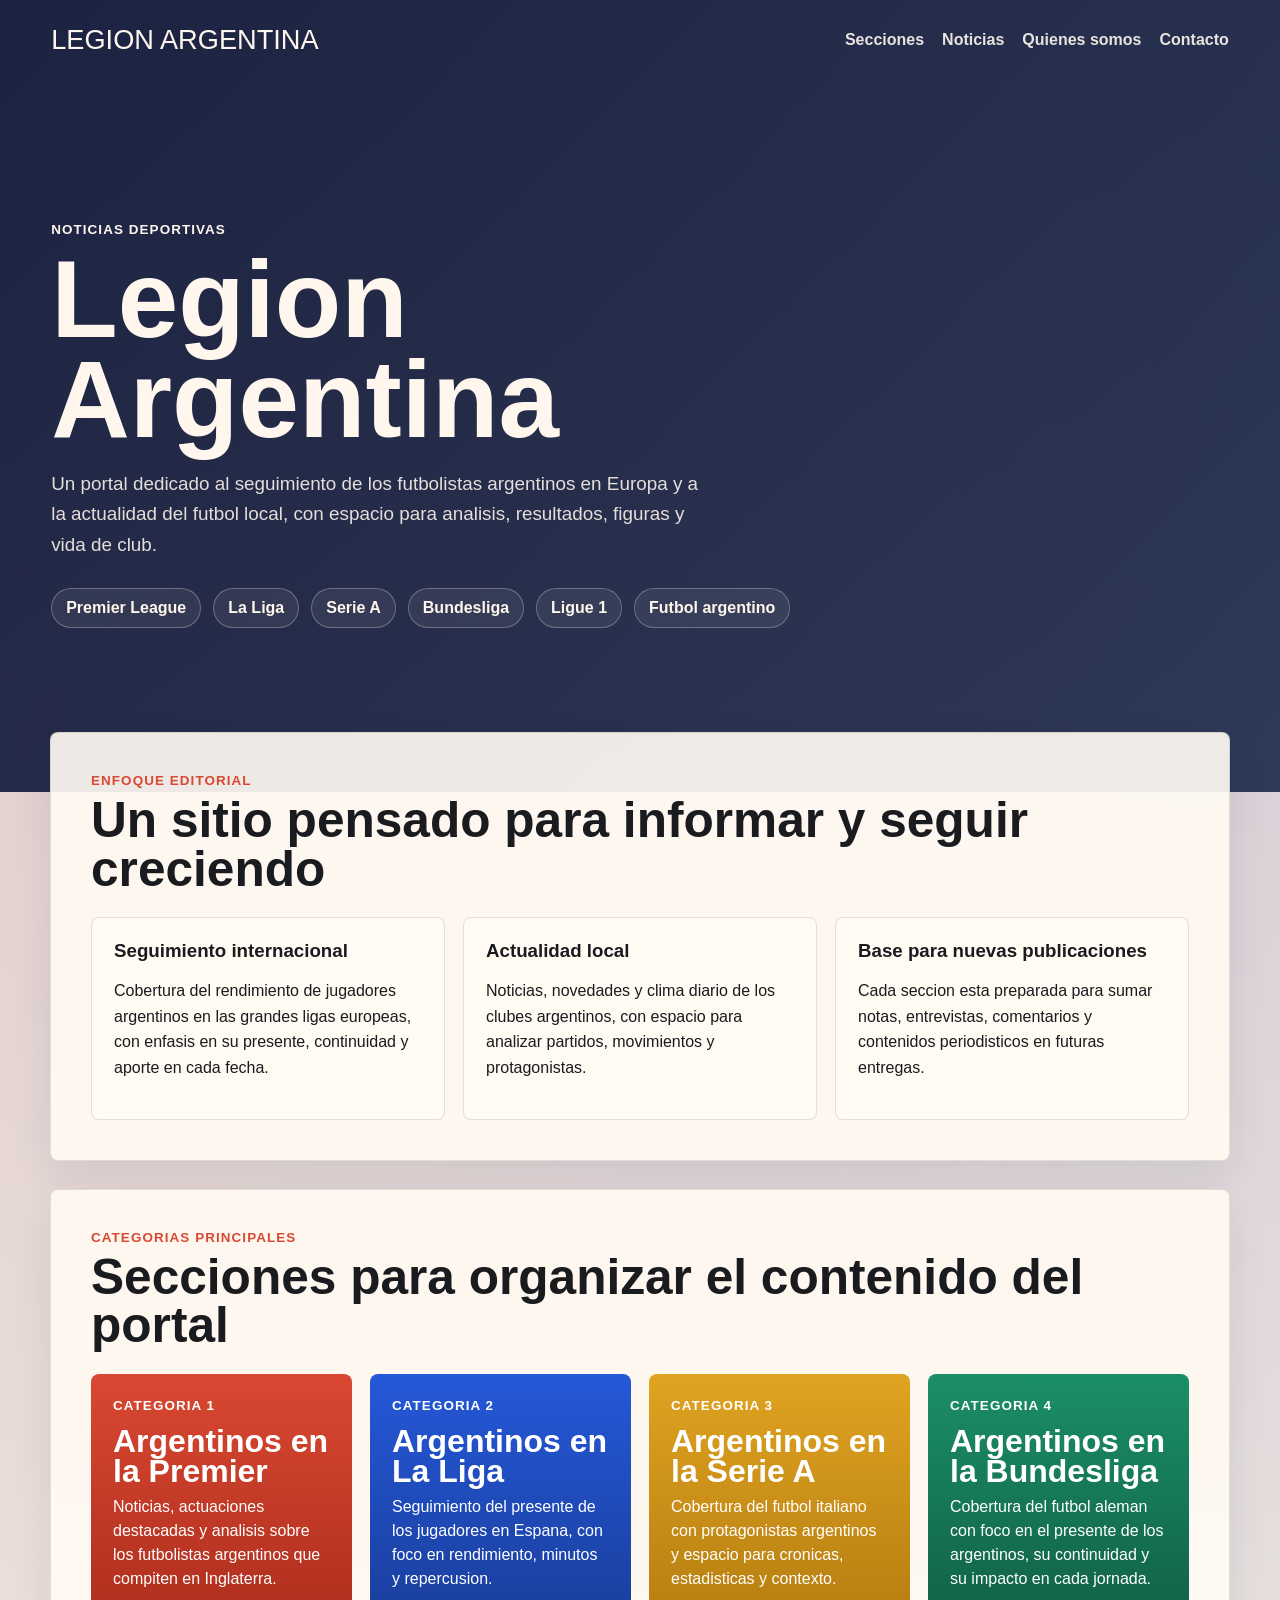
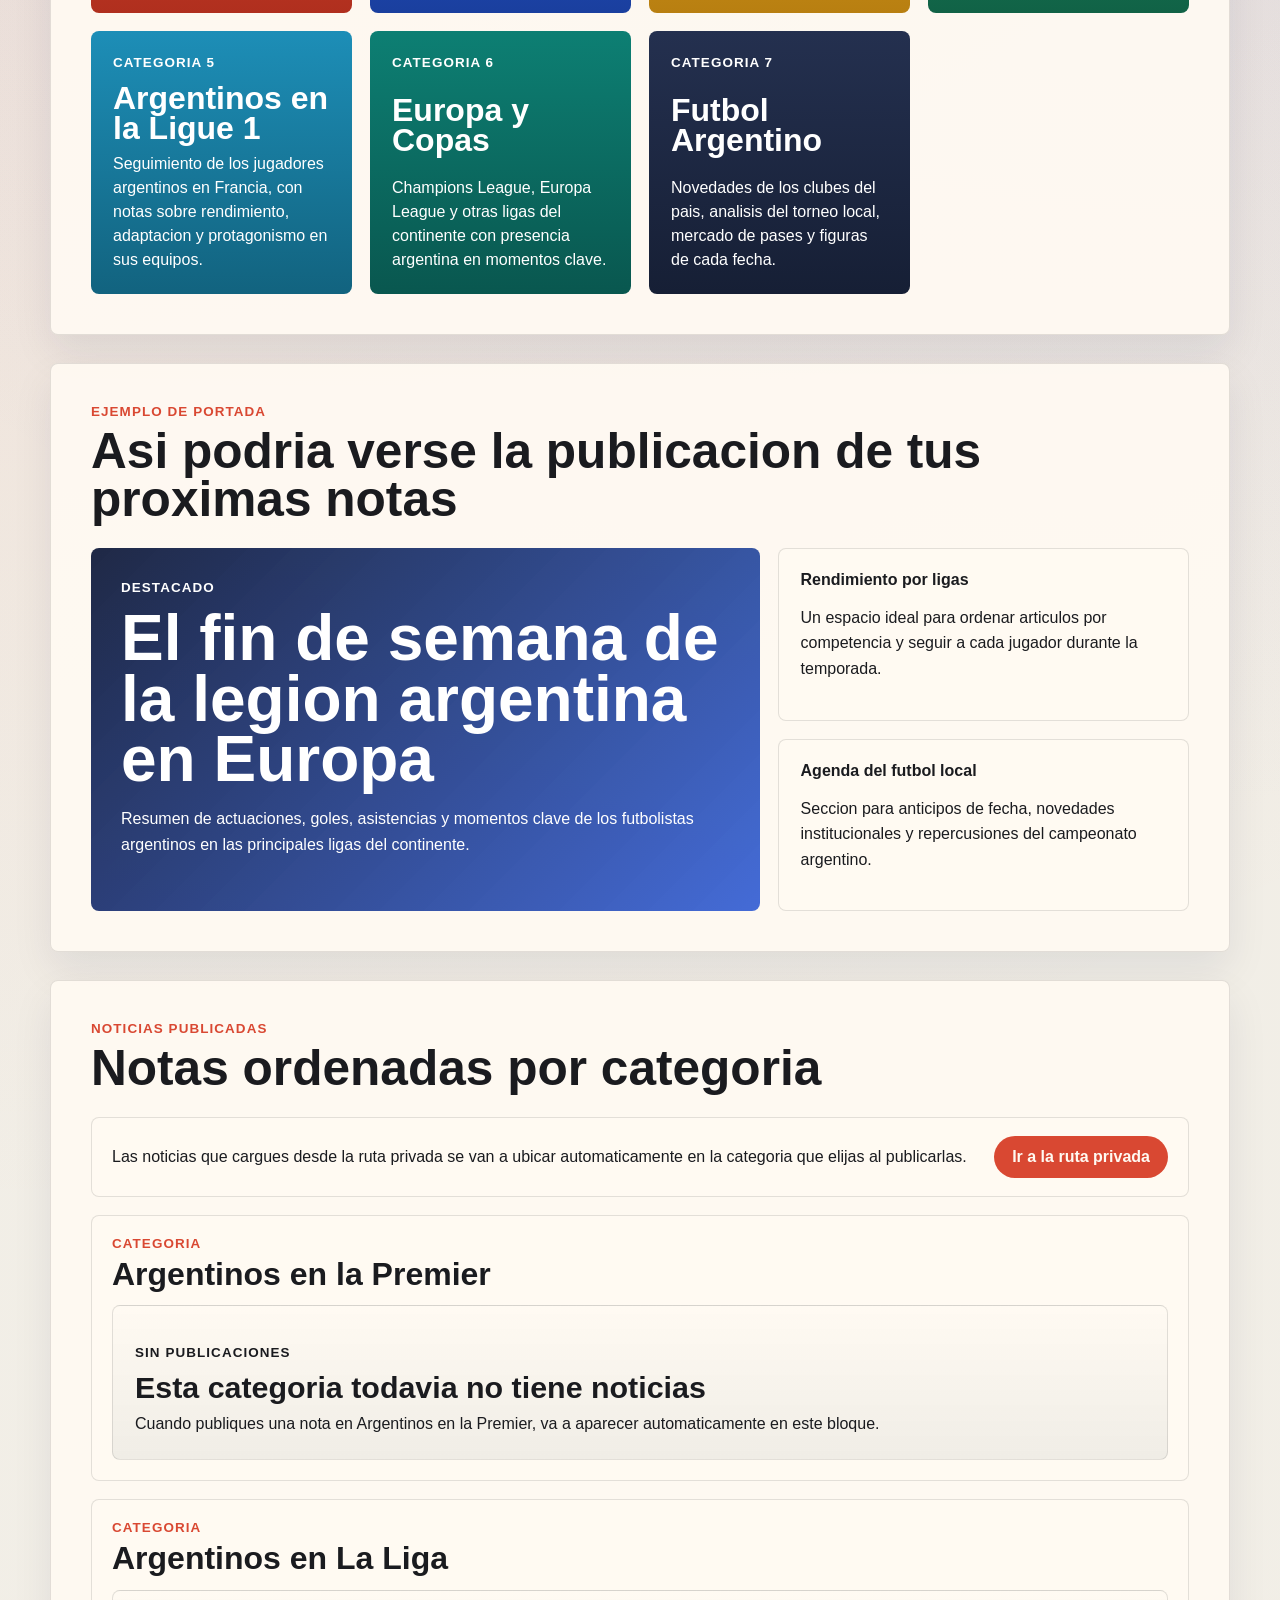
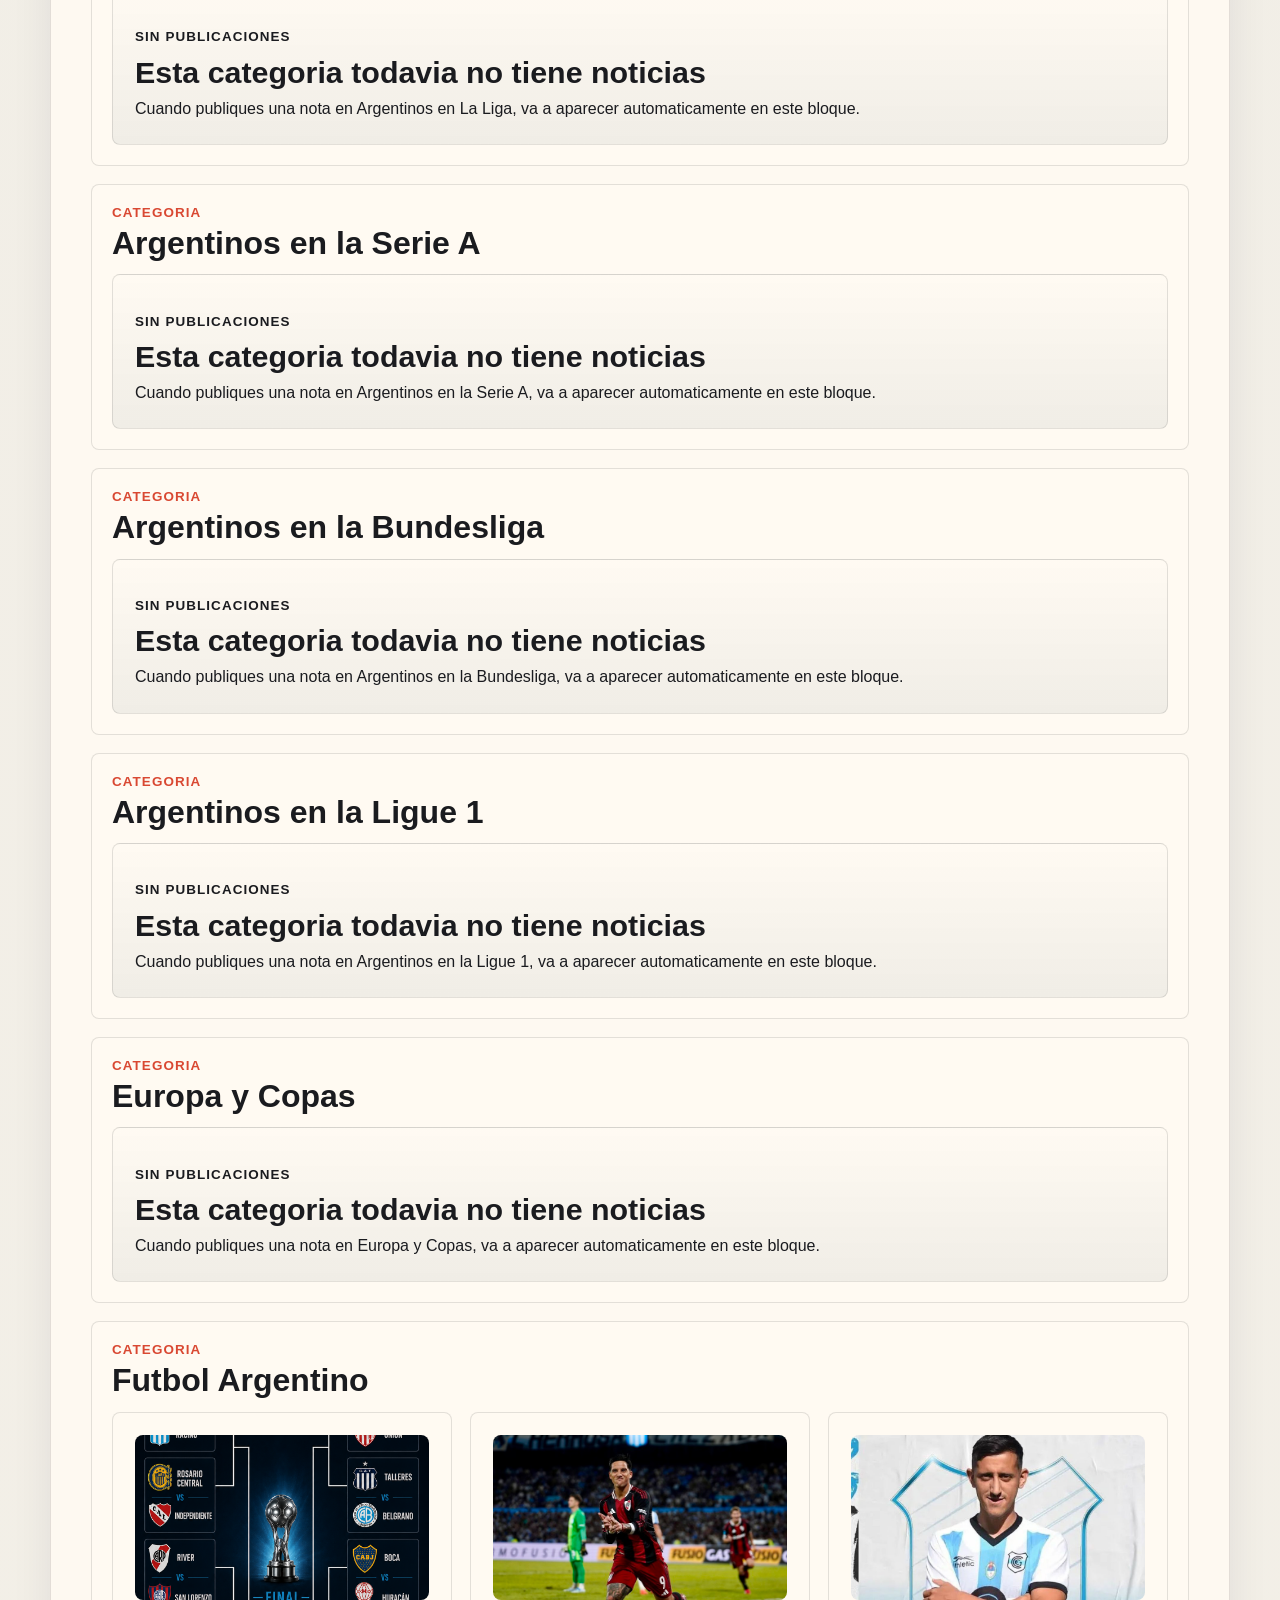
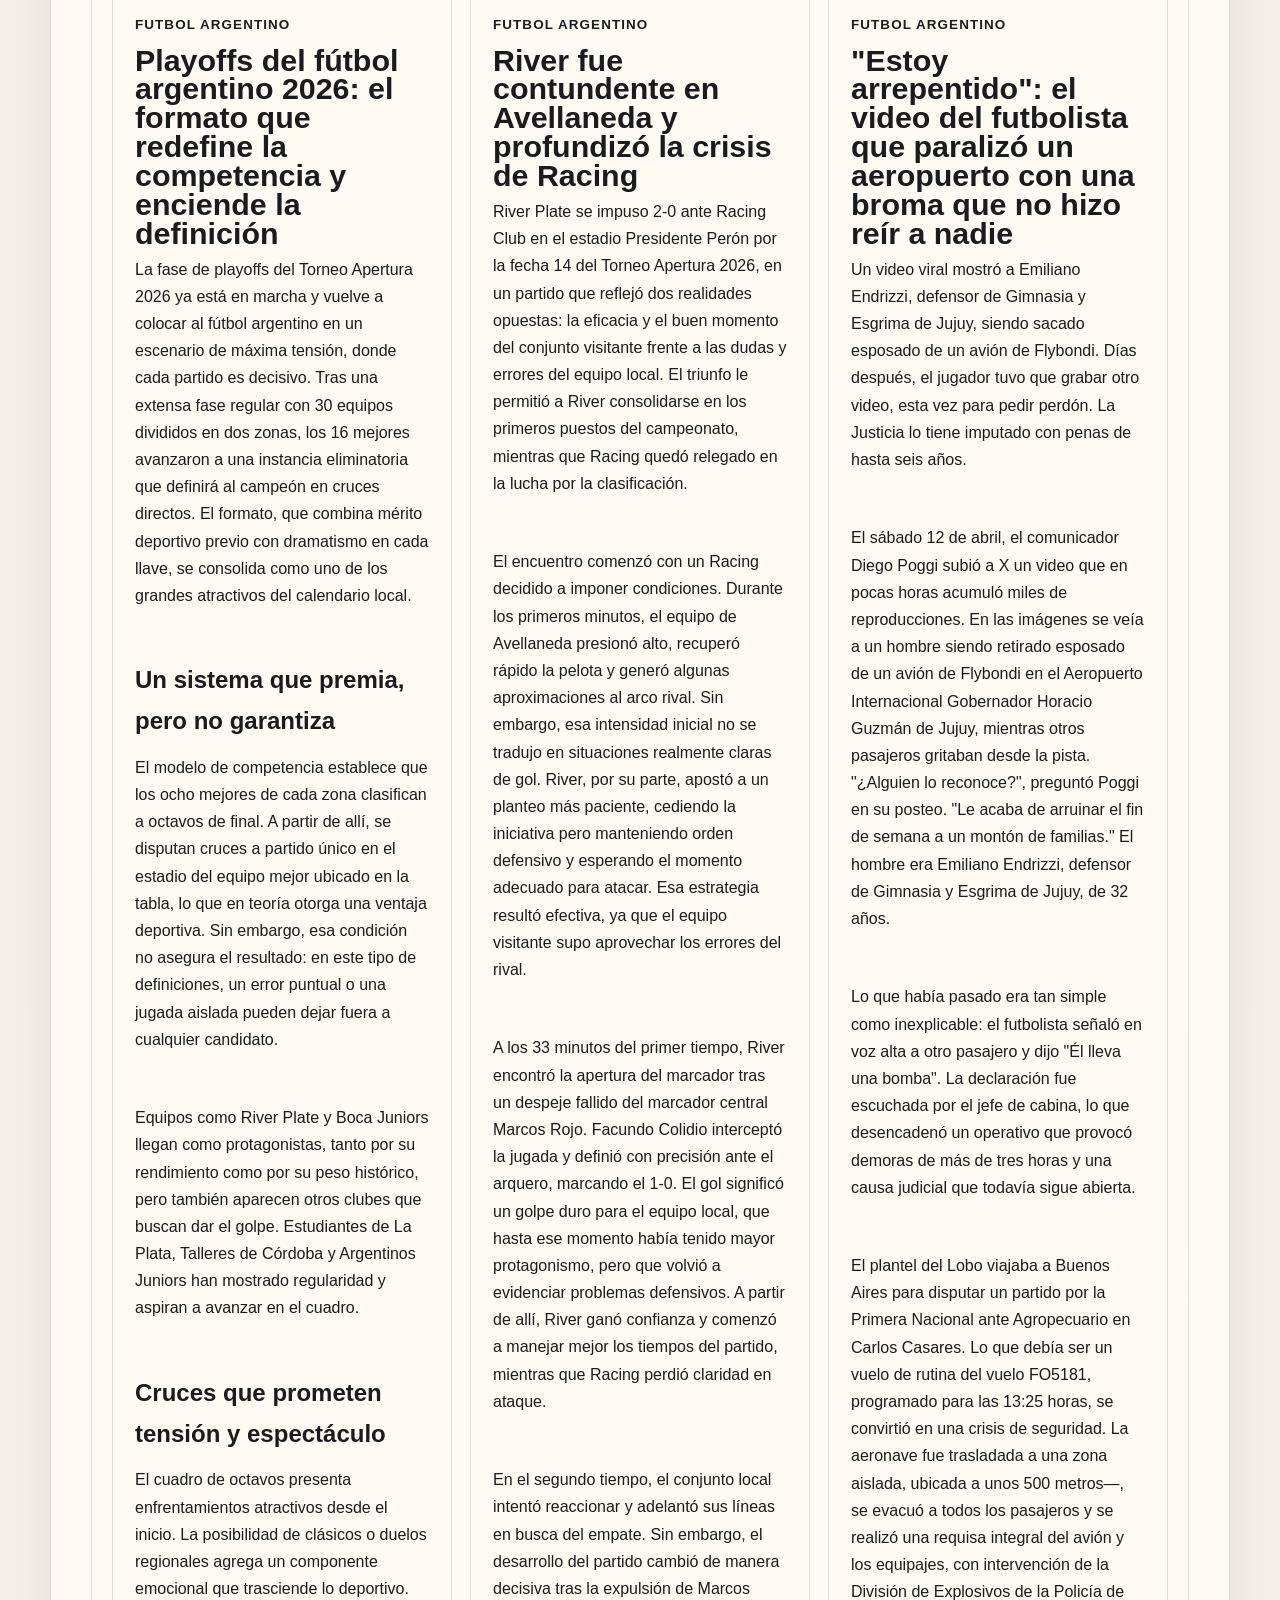
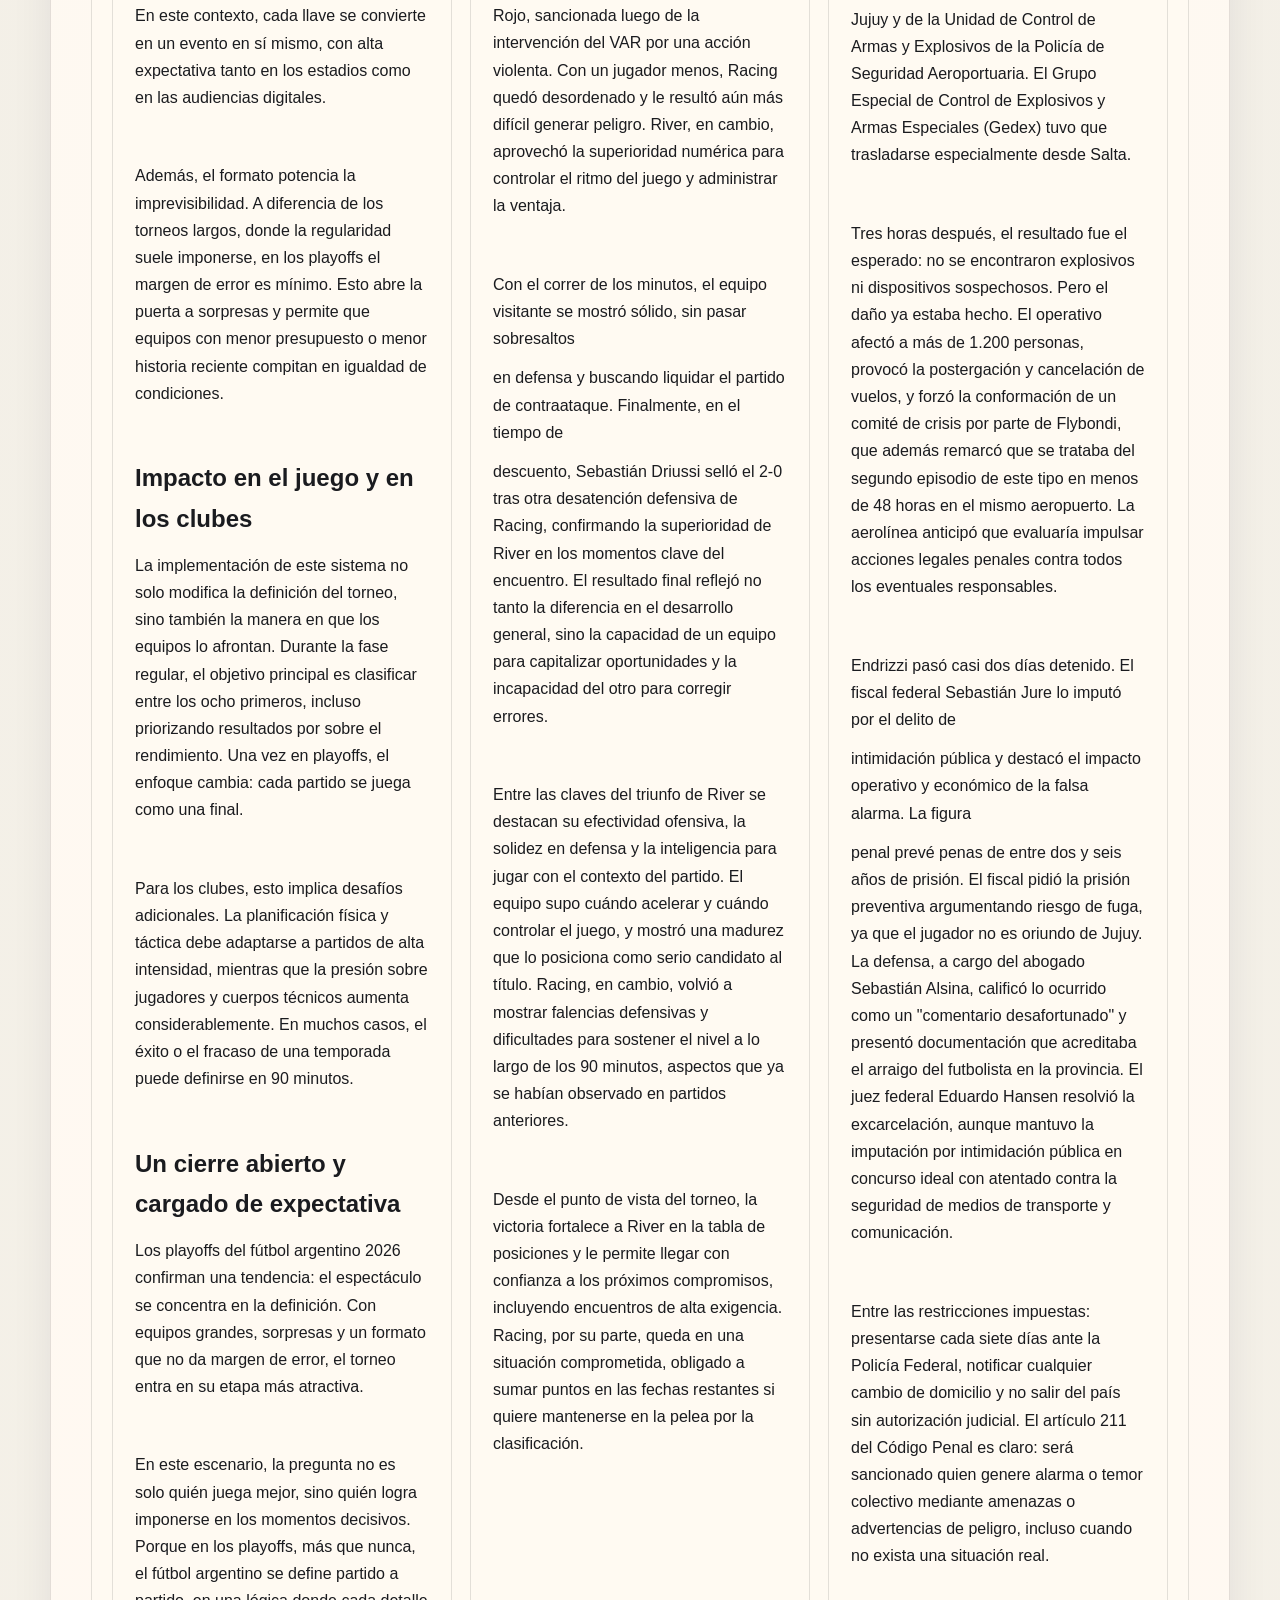
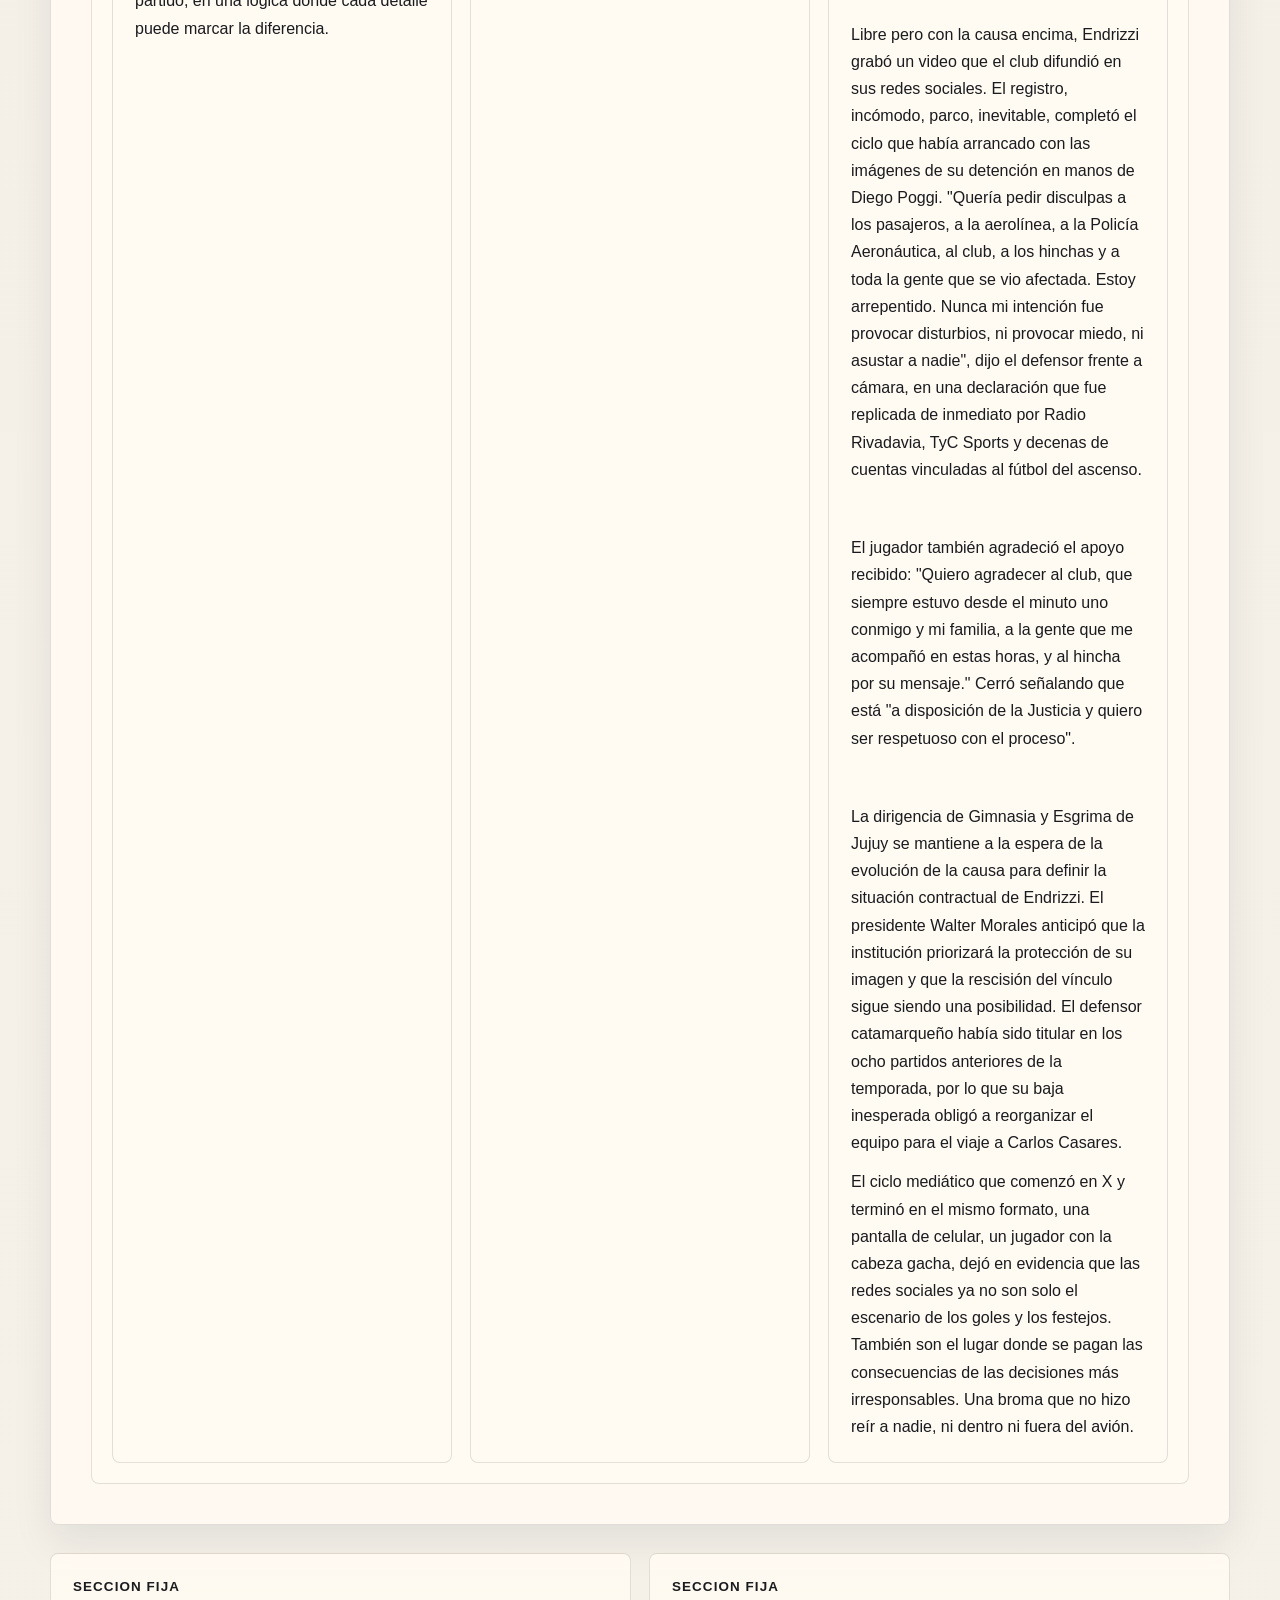
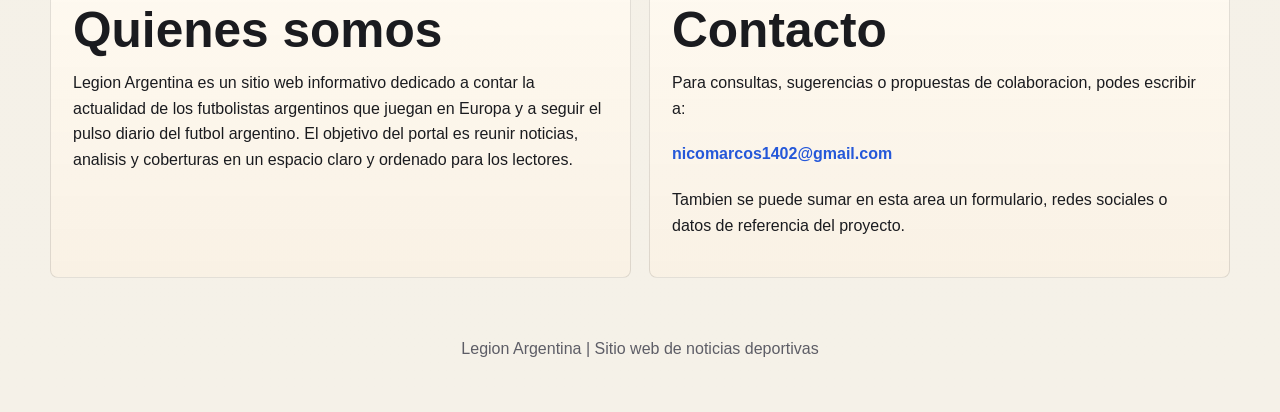
<file: index.html>
<!DOCTYPE html>
<html lang="es">
  <head>
    <meta charset="UTF-8" />
    <meta name="viewport" content="width=device-width, initial-scale=1.0" />
    <title>Legion Argentina</title>
    <link rel="stylesheet" href="styles.css" />
  </head>
  <body>
    <header class="hero" id="inicio">
      <nav class="topbar">
        <a class="brand" href="#inicio">Legion Argentina</a>
        <div class="nav-links">
          <a href="#secciones">Secciones</a>
          <a href="#noticias">Noticias</a>
          <a href="#quienes-somos">Quienes somos</a>
          <a href="#contacto">Contacto</a>
        </div>
      </nav>

      <div class="hero-content">
        <p class="eyebrow">Noticias deportivas</p>
        <h1>Legion Argentina</h1>
        <p class="lead">
          Un portal dedicado al seguimiento de los futbolistas argentinos en
          Europa y a la actualidad del futbol local, con espacio para analisis,
          resultados, figuras y vida de club.
        </p>
        <div class="hero-tags">
          <span>Premier League</span>
          <span>La Liga</span>
          <span>Serie A</span>
          <span>Bundesliga</span>
          <span>Ligue 1</span>
          <span>Futbol argentino</span>
        </div>
      </div>
    </header>

    <main>
      <section class="section intro">
        <div class="section-heading">
          <p class="section-kicker">Enfoque editorial</p>
          <h2>Un sitio pensado para informar y seguir creciendo</h2>
        </div>
        <div class="intro-grid">
          <article>
            <h3>Seguimiento internacional</h3>
            <p>
              Cobertura del rendimiento de jugadores argentinos en las grandes
              ligas europeas, con enfasis en su presente, continuidad y aporte
              en cada fecha.
            </p>
          </article>
          <article>
            <h3>Actualidad local</h3>
            <p>
              Noticias, novedades y clima diario de los clubes argentinos, con
              espacio para analizar partidos, movimientos y protagonistas.
            </p>
          </article>
          <article>
            <h3>Base para nuevas publicaciones</h3>
            <p>
              Cada seccion esta preparada para sumar notas, entrevistas,
              comentarios y contenidos periodisticos en futuras entregas.
            </p>
          </article>
        </div>
      </section>

      <section class="section" id="secciones">
        <div class="section-heading">
          <p class="section-kicker">Categorias principales</p>
          <h2>Secciones para organizar el contenido del portal</h2>
        </div>

        <div class="cards">
          <a class="card accent-red" href="#noticias-premier">
            <p class="card-label">Categoria 1</p>
            <h3>Argentinos en la Premier</h3>
            <p>
              Noticias, actuaciones destacadas y analisis sobre los futbolistas
              argentinos que compiten en Inglaterra.
            </p>
          </a>

          <a class="card accent-blue" href="#noticias-laliga">
            <p class="card-label">Categoria 2</p>
            <h3>Argentinos en La Liga</h3>
            <p>
              Seguimiento del presente de los jugadores en Espana, con foco en
              rendimiento, minutos y repercusion.
            </p>
          </a>

          <a class="card accent-gold" href="#noticias-seriea">
            <p class="card-label">Categoria 3</p>
            <h3>Argentinos en la Serie A</h3>
            <p>
              Cobertura del futbol italiano con protagonistas argentinos y
              espacio para cronicas, estadisticas y contexto.
            </p>
          </a>

          <a class="card accent-green" href="#noticias-bundesliga">
            <p class="card-label">Categoria 4</p>
            <h3>Argentinos en la Bundesliga</h3>
            <p>
              Cobertura del futbol aleman con foco en el presente de los
              argentinos, su continuidad y su impacto en cada jornada.
            </p>
          </a>

          <a class="card accent-sky" href="#noticias-ligue1">
            <p class="card-label">Categoria 5</p>
            <h3>Argentinos en la Ligue 1</h3>
            <p>
              Seguimiento de los jugadores argentinos en Francia, con notas
              sobre rendimiento, adaptacion y protagonismo en sus equipos.
            </p>
          </a>

          <a class="card accent-emerald" href="#noticias-europa">
            <p class="card-label">Categoria 6</p>
            <h3>Europa y Copas</h3>
            <p>
              Champions League, Europa League y otras ligas del continente con
              presencia argentina en momentos clave.
            </p>
          </a>

          <a class="card accent-ink" href="#noticias-argentina">
            <p class="card-label">Categoria 7</p>
            <h3>Futbol Argentino</h3>
            <p>
              Novedades de los clubes del pais, analisis del torneo local,
              mercado de pases y figuras de cada fecha.
            </p>
          </a>
        </div>
      </section>

      <section class="section featured">
        <div class="section-heading">
          <p class="section-kicker">Ejemplo de portada</p>
          <h2>Asi podria verse la publicacion de tus proximas notas</h2>
        </div>

        <div class="featured-layout">
          <article class="headline">
            <span class="headline-tag">Destacado</span>
            <h3>El fin de semana de la legion argentina en Europa</h3>
            <p>
              Resumen de actuaciones, goles, asistencias y momentos clave de los
              futbolistas argentinos en las principales ligas del continente.
            </p>
          </article>

          <div class="mini-notes">
            <article>
              <h4>Rendimiento por ligas</h4>
              <p>
                Un espacio ideal para ordenar articulos por competencia y seguir
                a cada jugador durante la temporada.
              </p>
            </article>
            <article>
              <h4>Agenda del futbol local</h4>
              <p>
                Seccion para anticipos de fecha, novedades institucionales y
                repercusiones del campeonato argentino.
              </p>
            </article>
          </div>
        </div>
      </section>

      <section class="section" id="noticias">
        <div class="section-heading">
          <p class="section-kicker">Noticias publicadas</p>
          <h2>Notas ordenadas por categoria</h2>
        </div>

        <div class="news-actions">
          <p>
            Las noticias que cargues desde la ruta privada se van a ubicar
            automaticamente en la categoria que elijas al publicarlas.
          </p>
          <a class="admin-route" href="admin.html">Ir a la ruta privada</a>
        </div>

        <div class="category-news-grid" id="category-news-grid">
          <section class="category-news-block" id="noticias-premier">
            <div class="category-news-head">
              <p class="section-kicker">Categoria</p>
              <h3>Argentinos en la Premier</h3>
            </div>
            <div class="news-list" data-category="Argentinos en la Premier"></div>
          </section>

          <section class="category-news-block" id="noticias-laliga">
            <div class="category-news-head">
              <p class="section-kicker">Categoria</p>
              <h3>Argentinos en La Liga</h3>
            </div>
            <div class="news-list" data-category="Argentinos en La Liga"></div>
          </section>

          <section class="category-news-block" id="noticias-seriea">
            <div class="category-news-head">
              <p class="section-kicker">Categoria</p>
              <h3>Argentinos en la Serie A</h3>
            </div>
            <div class="news-list" data-category="Argentinos en la Serie A"></div>
          </section>

          <section class="category-news-block" id="noticias-bundesliga">
            <div class="category-news-head">
              <p class="section-kicker">Categoria</p>
              <h3>Argentinos en la Bundesliga</h3>
            </div>
            <div class="news-list" data-category="Argentinos en la Bundesliga"></div>
          </section>

          <section class="category-news-block" id="noticias-ligue1">
            <div class="category-news-head">
              <p class="section-kicker">Categoria</p>
              <h3>Argentinos en la Ligue 1</h3>
            </div>
            <div class="news-list" data-category="Argentinos en la Ligue 1"></div>
          </section>

          <section class="category-news-block" id="noticias-europa">
            <div class="category-news-head">
              <p class="section-kicker">Categoria</p>
              <h3>Europa y Copas</h3>
            </div>
            <div class="news-list" data-category="Europa y Copas"></div>
          </section>

          <section class="category-news-block" id="noticias-argentina">
            <div class="category-news-head">
              <p class="section-kicker">Categoria</p>
              <h3>Futbol Argentino</h3>
            </div>
            <div class="news-list" data-category="Futbol Argentino"></div>
          </section>
        </div>
      </section>

      <section class="section about-contact">
        <div class="info-panel" id="quienes-somos">
          <p class="section-kicker">Seccion fija</p>
          <h2>Quienes somos</h2>
          <p>
            Legion Argentina es un sitio web informativo dedicado a contar la
            actualidad de los futbolistas argentinos que juegan en Europa y a
            seguir el pulso diario del futbol argentino. El objetivo del portal
            es reunir noticias, analisis y coberturas en un espacio claro y
            ordenado para los lectores.
          </p>
        </div>

        <div class="info-panel" id="contacto">
          <p class="section-kicker">Seccion fija</p>
          <h2>Contacto</h2>
          <p>
            Para consultas, sugerencias o propuestas de colaboracion, podes
            escribir a:
          </p>
          <a class="contact-link" href="mailto:nicomarcos1402@gmail.com">
            nicomarcos1402@gmail.com
          </a>
          <p class="contact-note">
            Tambien se puede sumar en esta area un formulario, redes sociales o
            datos de referencia del proyecto.
          </p>
        </div>
      </section>
    </main>

    <footer class="footer">
      <p>Legion Argentina | Sitio web de noticias deportivas</p>
    </footer>

    <div class="news-modal hidden" id="news-modal" aria-hidden="true">
      <div class="news-modal-backdrop" id="news-modal-backdrop"></div>
      <article class="news-modal-card">
        <button class="news-modal-close" id="news-modal-close" type="button">
          Cerrar
        </button>
        <p class="card-label" id="news-modal-category"></p>
        <h2 id="news-modal-title"></h2>
        <img class="news-modal-image hidden" id="news-modal-image" alt="" />
        <div class="news-text news-modal-text" id="news-modal-text"></div>
      </article>
    </div>

    <script src="app.js"></script>
  </body>
</html>
</file>
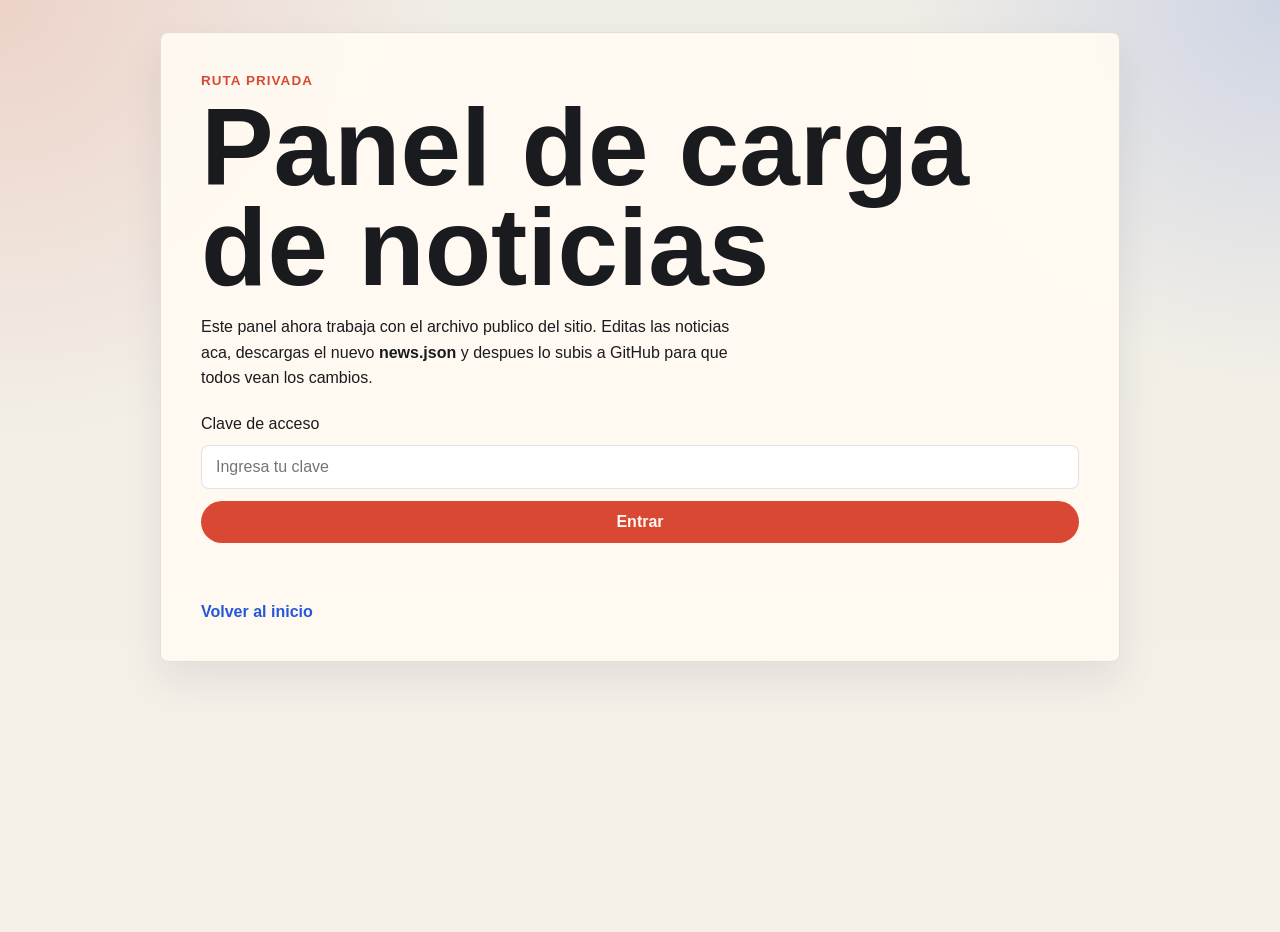
<file: admin.html>
<!DOCTYPE html>
<html lang="es">
  <head>
    <meta charset="UTF-8" />
    <meta name="viewport" content="width=device-width, initial-scale=1.0" />
    <title>Panel privado | Legion Argentina</title>
    <link rel="stylesheet" href="styles.css" />
  </head>
  <body class="admin-body">
    <main class="admin-shell">
      <section class="admin-panel">
        <p class="section-kicker">Ruta privada</p>
        <h1>Panel de carga de noticias</h1>
        <p class="admin-intro">
          Este panel ahora trabaja con el archivo publico del sitio. Editas las
          noticias aca, descargas el nuevo <strong>news.json</strong> y despues
          lo subis a GitHub para que todos vean los cambios.
        </p>

        <form class="login-box" id="login-form">
          <label for="admin-password">Clave de acceso</label>
          <input
            id="admin-password"
            name="admin-password"
            type="password"
            placeholder="Ingresa tu clave"
            required
          />
          <button type="submit">Entrar</button>
          <p class="status-message" id="login-status"></p>
        </form>

        <section class="editor-box hidden" id="editor-box">
          <div class="editor-head">
            <div>
              <p class="section-kicker">Administrador</p>
              <h2>Nueva noticia</h2>
            </div>
            <button class="secondary-button" id="logout-button" type="button">
              Cerrar acceso
            </button>
          </div>
          <p class="status-message neutral-message" id="editor-mode-status"></p>

          <form id="news-form" class="news-form">
            <label for="news-category">Categoria</label>
            <select id="news-category" name="news-category" required>
              <option value="">Seleccionar</option>
              <option>Argentinos en la Premier</option>
              <option>Argentinos en La Liga</option>
              <option>Argentinos en la Serie A</option>
              <option>Argentinos en la Bundesliga</option>
              <option>Argentinos en la Ligue 1</option>
              <option>Europa y Copas</option>
              <option>Futbol Argentino</option>
            </select>

            <label for="news-title">Titulo de la noticia</label>
            <input
              id="news-title"
              name="news-title"
              type="text"
              placeholder="Ejemplo: Garnacho fue figura en Old Trafford"
              required
            />

            <label for="news-summary-editor">Resumen</label>
            <div class="editor-toolbar" id="editor-toolbar">
              <select id="news-font-family" name="news-font-family">
                <option value="">Tipo de letra</option>
                <option value="Arial">Arial</option>
                <option value="Georgia">Georgia</option>
                <option value="Tahoma">Tahoma</option>
                <option value="Trebuchet MS">Trebuchet</option>
                <option value="Verdana">Verdana</option>
                <option value="Courier New">Courier New</option>
              </select>

              <select id="news-font-size" name="news-font-size">
                <option value="">Tamano</option>
                <option value="2">Pequeno</option>
                <option value="3">Normal</option>
                <option value="4">Grande</option>
                <option value="5">Muy grande</option>
              </select>

              <button type="button" class="tool-button" data-command="bold">
                B
              </button>
              <button type="button" class="tool-button" data-command="italic">
                I
              </button>
              <button type="button" class="tool-button" data-command="underline">
                U
              </button>
              <button type="button" class="tool-button" data-command="insertUnorderedList">
                Lista
              </button>
            </div>

            <div
              id="news-summary-editor"
              class="rich-editor"
              contenteditable="true"
              data-placeholder="Escribi el resumen de la noticia. Usa Enter para separar parrafos."
            ></div>
            <input id="news-summary-html" name="news-summary-html" type="hidden" />

            <label for="news-image">Imagen de la noticia</label>
            <input
              id="news-image"
              name="news-image"
              type="file"
              accept="image/*"
            />
            <div class="image-preview hidden" id="image-preview-box">
              <img id="image-preview" alt="Vista previa de la noticia" />
            </div>

            <div class="form-actions">
              <button type="submit" id="submit-news-button">Publicar noticia</button>
              <button
                type="button"
                class="secondary-button hidden"
                id="cancel-edit-button"
              >
                Cancelar edicion
              </button>
            </div>
            <p class="status-message" id="news-status"></p>
          </form>

          <div class="saved-news">
            <div class="editor-head">
              <div>
                <p class="section-kicker">Publicadas</p>
                <h2>Noticias guardadas</h2>
              </div>
            </div>
            <div class="publish-panel">
              <p class="publish-help">
                Cuando termines de editar, descarga el archivo y reemplazalo en
                tu repositorio de GitHub.
              </p>
              <div class="form-actions">
                <button type="button" id="download-json-button">
                  Descargar news.json
                </button>
                <button type="button" class="secondary-button" id="reload-news-button">
                  Recargar desde news.json
                </button>
              </div>
              <p class="status-message neutral-message" id="publish-status"></p>
            </div>
            <div class="saved-news-list" id="saved-news-list"></div>
          </div>
        </section>

        <a class="back-link" href="index.html">Volver al inicio</a>
      </section>
    </main>
    <script src="admin.js"></script>
  </body>
</html>
</file>
<file: styles.css>
:root {
  --bg: #f5f1e8;
  --paper: #fffaf2;
  --ink: #1a1b1f;
  --muted: #5d5d66;
  --line: rgba(26, 27, 31, 0.12);
  --red: #d94832;
  --blue: #2558d9;
  --gold: #e0a321;
  --green: #1b8f67;
  --sky: #1d8eb7;
  --navy: #111c3d;
}

* {
  box-sizing: border-box;
}

html {
  scroll-behavior: smooth;
}

body {
  margin: 0;
  font-family: "Trebuchet MS", "Segoe UI", sans-serif;
  color: var(--ink);
  background:
    radial-gradient(circle at top left, rgba(217, 72, 50, 0.16), transparent 28%),
    radial-gradient(circle at top right, rgba(37, 88, 217, 0.16), transparent 24%),
    linear-gradient(180deg, #f0ede6 0%, var(--bg) 100%);
}

body.modal-open {
  overflow: hidden;
}

a {
  color: inherit;
  text-decoration: none;
}

.hero {
  min-height: 88vh;
  padding: 24px clamp(20px, 4vw, 52px) 48px;
  background:
    linear-gradient(135deg, rgba(17, 28, 61, 0.95), rgba(17, 28, 61, 0.82)),
    linear-gradient(120deg, rgba(217, 72, 50, 0.28), rgba(29, 142, 183, 0.22));
  color: #fff7ee;
  display: flex;
  flex-direction: column;
}

.topbar {
  display: flex;
  justify-content: space-between;
  align-items: center;
  gap: 24px;
  padding-bottom: 36px;
}

.brand,
h1,
h2,
h3,
h4 {
  font-family: Impact, Haettenschweiler, "Arial Narrow Bold", sans-serif;
  letter-spacing: 0;
}

.brand {
  font-size: 1.7rem;
  text-transform: uppercase;
}

.nav-links {
  display: flex;
  flex-wrap: wrap;
  gap: 18px;
  font-weight: 600;
}

.nav-links a {
  opacity: 0.9;
}

.hero-content {
  margin: auto 0;
  max-width: 760px;
}

.eyebrow,
.section-kicker,
.card-label,
.headline-tag {
  text-transform: uppercase;
  font-size: 0.84rem;
  font-weight: 700;
  letter-spacing: 0.08em;
}

h1 {
  margin: 10px 0 12px;
  font-size: clamp(3.6rem, 9vw, 6.8rem);
  line-height: 0.92;
}

.lead {
  max-width: 62ch;
  font-size: 1.18rem;
  line-height: 1.6;
  color: rgba(255, 247, 238, 0.88);
}

.hero-tags {
  display: flex;
  flex-wrap: wrap;
  gap: 12px;
  margin-top: 28px;
}

.hero-tags span {
  border: 1px solid rgba(255, 247, 238, 0.28);
  padding: 10px 14px;
  border-radius: 999px;
  background: rgba(255, 247, 238, 0.07);
  font-weight: 600;
}

main {
  width: min(1180px, calc(100% - 32px));
  margin: -60px auto 0;
}

.section {
  margin-bottom: 28px;
  padding: clamp(24px, 4vw, 40px);
  background: rgba(255, 250, 242, 0.92);
  border: 1px solid var(--line);
  border-radius: 8px;
  box-shadow: 0 18px 40px rgba(17, 28, 61, 0.08);
}

.section-heading {
  margin-bottom: 24px;
}

.section-kicker {
  color: var(--red);
  margin: 0 0 8px;
}

h2 {
  margin: 0;
  font-size: clamp(2rem, 4vw, 3.1rem);
  line-height: 0.98;
}

.intro-grid,
.cards,
.about-contact {
  display: grid;
  gap: 18px;
}

.intro-grid {
  grid-template-columns: repeat(auto-fit, minmax(220px, 1fr));
}

.intro-grid article,
.mini-notes article,
.info-panel {
  padding: 22px;
  background: var(--paper);
  border: 1px solid var(--line);
  border-radius: 8px;
}

.cards {
  grid-template-columns: repeat(auto-fit, minmax(210px, 1fr));
}

.card {
  min-height: 220px;
  padding: 22px;
  border-radius: 8px;
  color: white;
  display: flex;
  flex-direction: column;
  justify-content: space-between;
  transition: transform 180ms ease, box-shadow 180ms ease;
}

.card h3 {
  margin: 10px 0 8px;
  font-size: 2rem;
  line-height: 0.95;
}

.card p {
  margin: 0;
  line-height: 1.5;
}

.card:hover {
  transform: translateY(-4px);
  box-shadow: 0 14px 26px rgba(17, 28, 61, 0.16);
}

.accent-red {
  background: linear-gradient(180deg, #d94832, #b02f1e);
}

.accent-blue {
  background: linear-gradient(180deg, #2558d9, #1a3f9e);
}

.accent-gold {
  background: linear-gradient(180deg, #e0a321, #b87f11);
}

.accent-green {
  background: linear-gradient(180deg, #1b8f67, #116246);
}

.accent-sky {
  background: linear-gradient(180deg, #1d8eb7, #12637f);
}

.accent-emerald {
  background: linear-gradient(180deg, #0d7f73, #09574f);
}

.accent-ink {
  background: linear-gradient(180deg, #24304f, #161f35);
}

.featured-layout {
  display: grid;
  grid-template-columns: minmax(0, 1.3fr) minmax(280px, 0.8fr);
  gap: 18px;
}

.news-actions {
  display: flex;
  justify-content: space-between;
  align-items: center;
  gap: 18px;
  margin-bottom: 18px;
  padding: 18px 20px;
  background: var(--paper);
  border: 1px solid var(--line);
  border-radius: 8px;
}

.news-actions p {
  margin: 0;
  line-height: 1.5;
}

.admin-route,
button,
.secondary-button,
.delete-button {
  border: 0;
  border-radius: 999px;
  padding: 12px 18px;
  font: inherit;
  font-weight: 700;
  cursor: pointer;
}

.admin-route,
button {
  background: var(--red);
  color: #fffaf2;
}

.secondary-button {
  background: rgba(36, 48, 79, 0.1);
  color: var(--ink);
}

.delete-button {
  background: rgba(217, 72, 50, 0.12);
  color: var(--red);
  padding: 10px 14px;
}

.edit-button {
  border: 0;
  border-radius: 999px;
  padding: 10px 14px;
  background: rgba(37, 88, 217, 0.12);
  color: var(--blue);
  font: inherit;
  font-weight: 700;
  cursor: pointer;
}

.news-list,
.saved-news-list {
  display: grid;
  grid-template-columns: repeat(auto-fit, minmax(240px, 1fr));
  gap: 18px;
}

.category-news-grid {
  display: grid;
  gap: 18px;
}

.category-news-block {
  padding: 20px;
  background: var(--paper);
  border: 1px solid var(--line);
  border-radius: 8px;
}

.category-news-head {
  margin-bottom: 16px;
}

.category-news-head h3 {
  margin: 0;
  font-size: 2rem;
  line-height: 0.95;
}

.news-item,
.saved-item {
  padding: 22px;
  background: var(--paper);
  border: 1px solid var(--line);
  border-radius: 8px;
}

.clickable-news {
  cursor: pointer;
  transition: transform 180ms ease, box-shadow 180ms ease;
}

.clickable-news:hover,
.clickable-news:focus {
  transform: translateY(-3px);
  box-shadow: 0 14px 28px rgba(17, 28, 61, 0.12);
  outline: none;
}

.news-image,
.image-preview img {
  width: 100%;
  aspect-ratio: 16 / 9;
  object-fit: cover;
  border-radius: 8px;
  display: block;
  margin-bottom: 14px;
}

.news-item h3,
.saved-item h3,
.news-item h4 {
  margin: 10px 0 8px;
  font-size: 1.9rem;
  line-height: 0.95;
}

.news-item p,
.saved-item p {
  margin-bottom: 0;
  line-height: 1.6;
}

.news-text p {
  margin: 0 0 12px;
  line-height: 1.7;
}

.news-text p:last-child {
  margin-bottom: 0;
}

.news-text ul,
.news-text ol {
  margin: 0 0 12px 22px;
  padding: 0;
}

.news-text li {
  margin-bottom: 8px;
}

.placeholder-news {
  background: linear-gradient(180deg, rgba(255, 250, 242, 0.96), rgba(240, 237, 230, 1));
}

.headline,
.mini-notes {
  min-height: 100%;
}

.headline {
  padding: 30px;
  border-radius: 8px;
  color: white;
  background:
    linear-gradient(135deg, rgba(17, 28, 61, 0.94), rgba(37, 88, 217, 0.85)),
    linear-gradient(180deg, rgba(224, 163, 33, 0.2), rgba(217, 72, 50, 0.2));
}

.headline h3 {
  margin: 12px 0 14px;
  font-size: clamp(2.4rem, 5vw, 4rem);
  line-height: 0.95;
}

.headline p,
.mini-notes p,
.info-panel p,
.intro-grid p {
  line-height: 1.6;
  color: inherit;
}

.mini-notes {
  display: grid;
  gap: 18px;
}

.mini-notes h4,
.intro-grid h3,
.info-panel h2 {
  margin: 0 0 8px;
}

.about-contact {
  grid-template-columns: repeat(auto-fit, minmax(280px, 1fr));
  background: transparent;
  padding: 0;
  border: 0;
  box-shadow: none;
}

.info-panel {
  background:
    linear-gradient(180deg, rgba(255, 250, 242, 0.94), rgba(249, 241, 228, 0.98));
}

.contact-link {
  display: inline-block;
  margin: 8px 0;
  font-weight: 700;
  color: var(--blue);
}

.contact-note {
  color: var(--muted);
}

.footer {
  padding: 18px 20px 38px;
  text-align: center;
  color: var(--muted);
}

.admin-body {
  min-height: 100vh;
}

.admin-shell {
  width: min(960px, calc(100% - 24px));
  margin: 32px auto;
}

.admin-panel {
  padding: clamp(24px, 4vw, 40px);
  background: rgba(255, 250, 242, 0.94);
  border: 1px solid var(--line);
  border-radius: 8px;
  box-shadow: 0 18px 40px rgba(17, 28, 61, 0.08);
}

.admin-intro {
  max-width: 62ch;
  line-height: 1.6;
}

.login-box,
.news-form {
  display: grid;
  gap: 12px;
}

.editor-toolbar {
  display: grid;
  grid-template-columns: repeat(auto-fit, minmax(110px, max-content));
  gap: 12px;
  align-items: center;
  padding: 12px;
  background: var(--paper);
  border: 1px solid var(--line);
  border-radius: 8px;
}

.tool-button {
  min-width: 48px;
  padding: 10px 14px;
  background: rgba(36, 48, 79, 0.1);
  color: var(--ink);
}

.rich-editor {
  min-height: 220px;
  padding: 16px;
  border: 1px solid var(--line);
  border-radius: 8px;
  background: white;
  line-height: 1.7;
  overflow-wrap: break-word;
}

.rich-editor:focus {
  outline: 2px solid rgba(37, 88, 217, 0.28);
  outline-offset: 1px;
}

.rich-editor:empty::before {
  content: attr(data-placeholder);
  color: var(--muted);
}

.login-box,
.editor-box,
.saved-news {
  margin-top: 24px;
}

.publish-panel {
  margin-bottom: 18px;
  padding: 18px;
  background: var(--paper);
  border: 1px solid var(--line);
  border-radius: 8px;
}

.publish-help {
  margin: 0 0 14px;
  line-height: 1.6;
}

.form-actions,
.saved-actions {
  display: flex;
  flex-wrap: wrap;
  gap: 10px;
  align-items: center;
}

.editor-head {
  display: flex;
  justify-content: space-between;
  align-items: center;
  gap: 16px;
  margin-bottom: 14px;
}

.news-form input,
.news-form select,
.login-box input {
  width: 100%;
  padding: 12px 14px;
  border: 1px solid var(--line);
  border-radius: 8px;
  background: white;
  font: inherit;
}

.status-message {
  min-height: 24px;
  margin: 0;
  color: var(--red);
  font-weight: 600;
}

.neutral-message {
  color: var(--blue);
}

.back-link {
  display: inline-block;
  margin-top: 24px;
  font-weight: 700;
  color: var(--blue);
}

.image-preview {
  padding: 10px;
  background: var(--paper);
  border: 1px solid var(--line);
  border-radius: 8px;
}

.news-modal {
  position: fixed;
  inset: 0;
  z-index: 50;
  display: grid;
  place-items: center;
  padding: 20px;
}

.news-modal-backdrop {
  position: absolute;
  inset: 0;
  background: rgba(17, 28, 61, 0.72);
}

.news-modal-card {
  position: relative;
  z-index: 1;
  width: min(880px, 100%);
  max-height: calc(100vh - 40px);
  overflow: auto;
  padding: 28px;
  background: #fffaf2;
  border-radius: 8px;
  box-shadow: 0 18px 42px rgba(17, 28, 61, 0.28);
}

.news-modal-close {
  margin-left: auto;
  display: block;
}

.news-modal-image {
  width: 100%;
  aspect-ratio: 16 / 9;
  object-fit: cover;
  border-radius: 8px;
  margin: 14px 0 18px;
}

.news-modal-text {
  font-size: 1.05rem;
}

.hidden {
  display: none;
}

@media (max-width: 840px) {
  .hero {
    min-height: auto;
    padding-bottom: 36px;
  }

  .topbar {
    flex-direction: column;
    align-items: flex-start;
  }

  .featured-layout {
    grid-template-columns: 1fr;
  }

  .news-actions,
  .editor-head {
    flex-direction: column;
    align-items: flex-start;
  }
}

@media (max-width: 560px) {
  main {
    width: min(100% - 20px, 1180px);
    margin-top: -32px;
  }

  .section {
    padding: 22px 16px;
  }

  .hero-tags span {
    width: 100%;
    text-align: center;
  }
}
</file>
